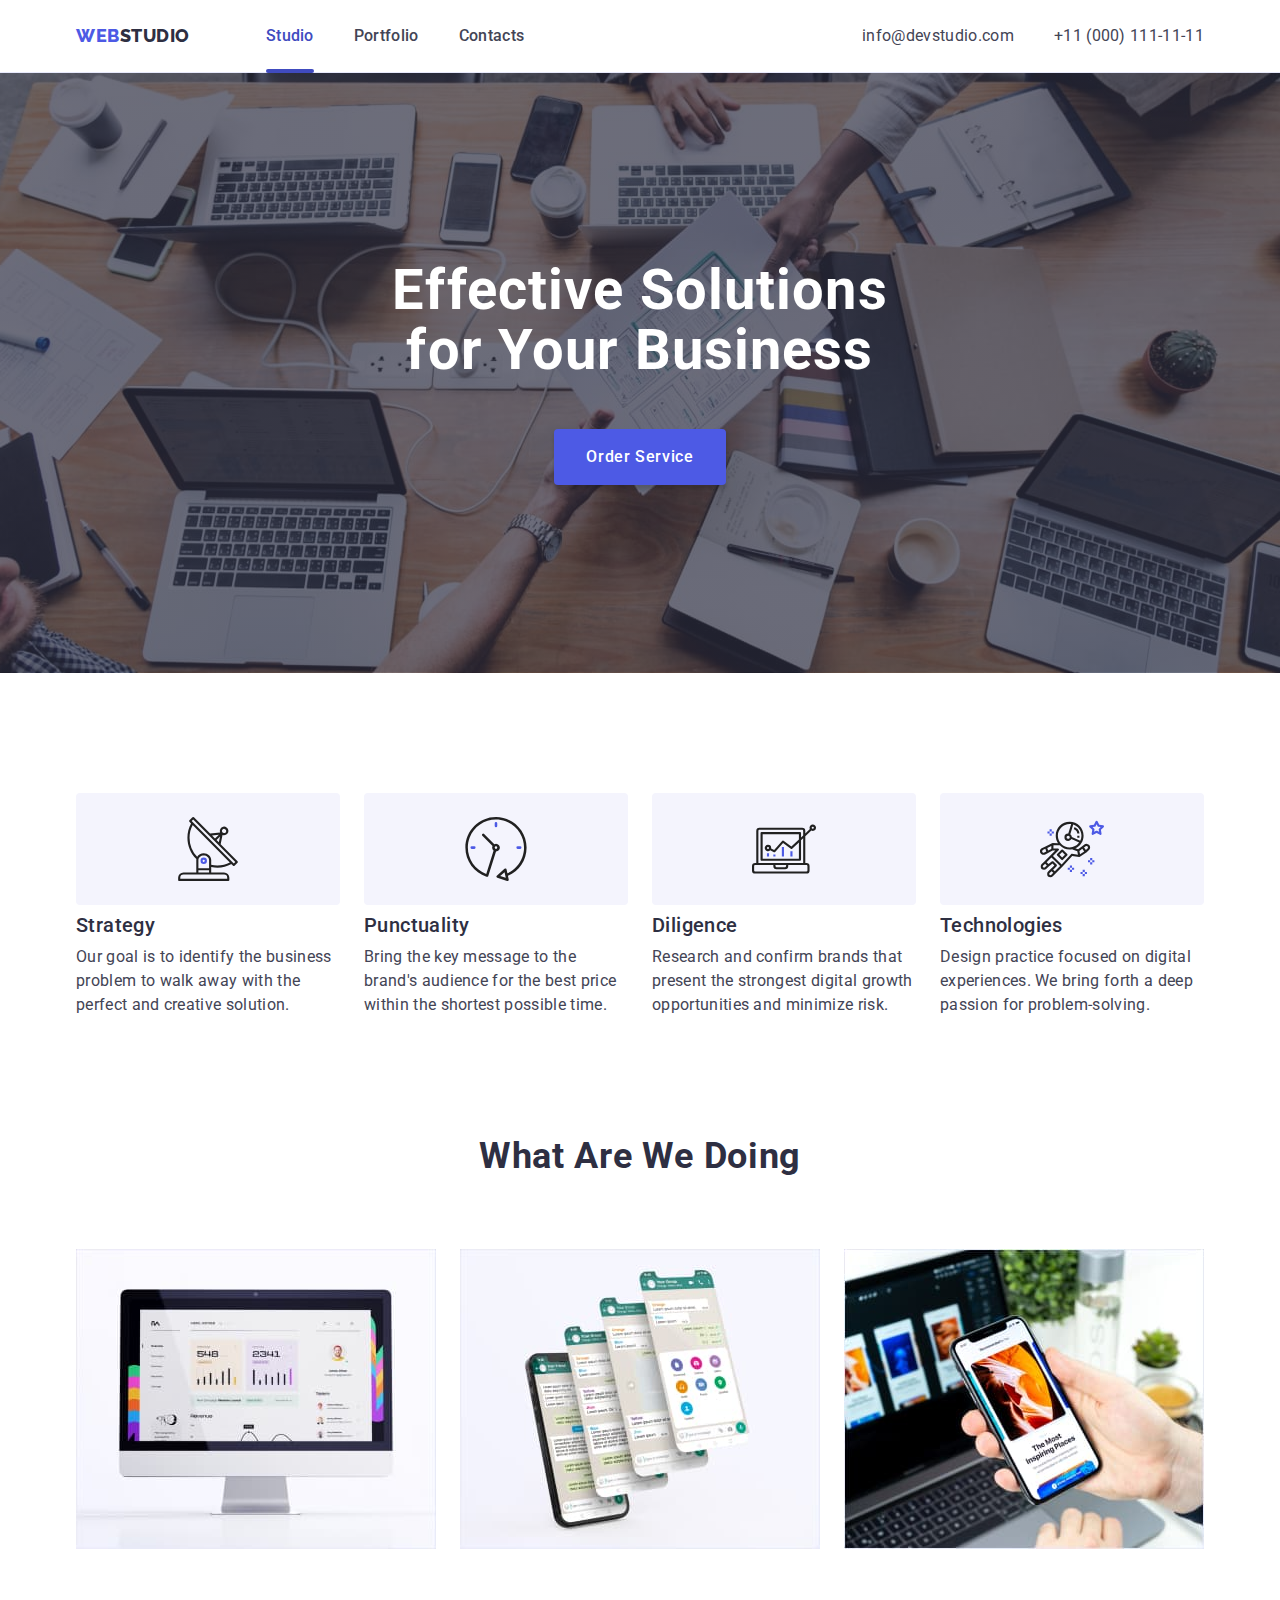
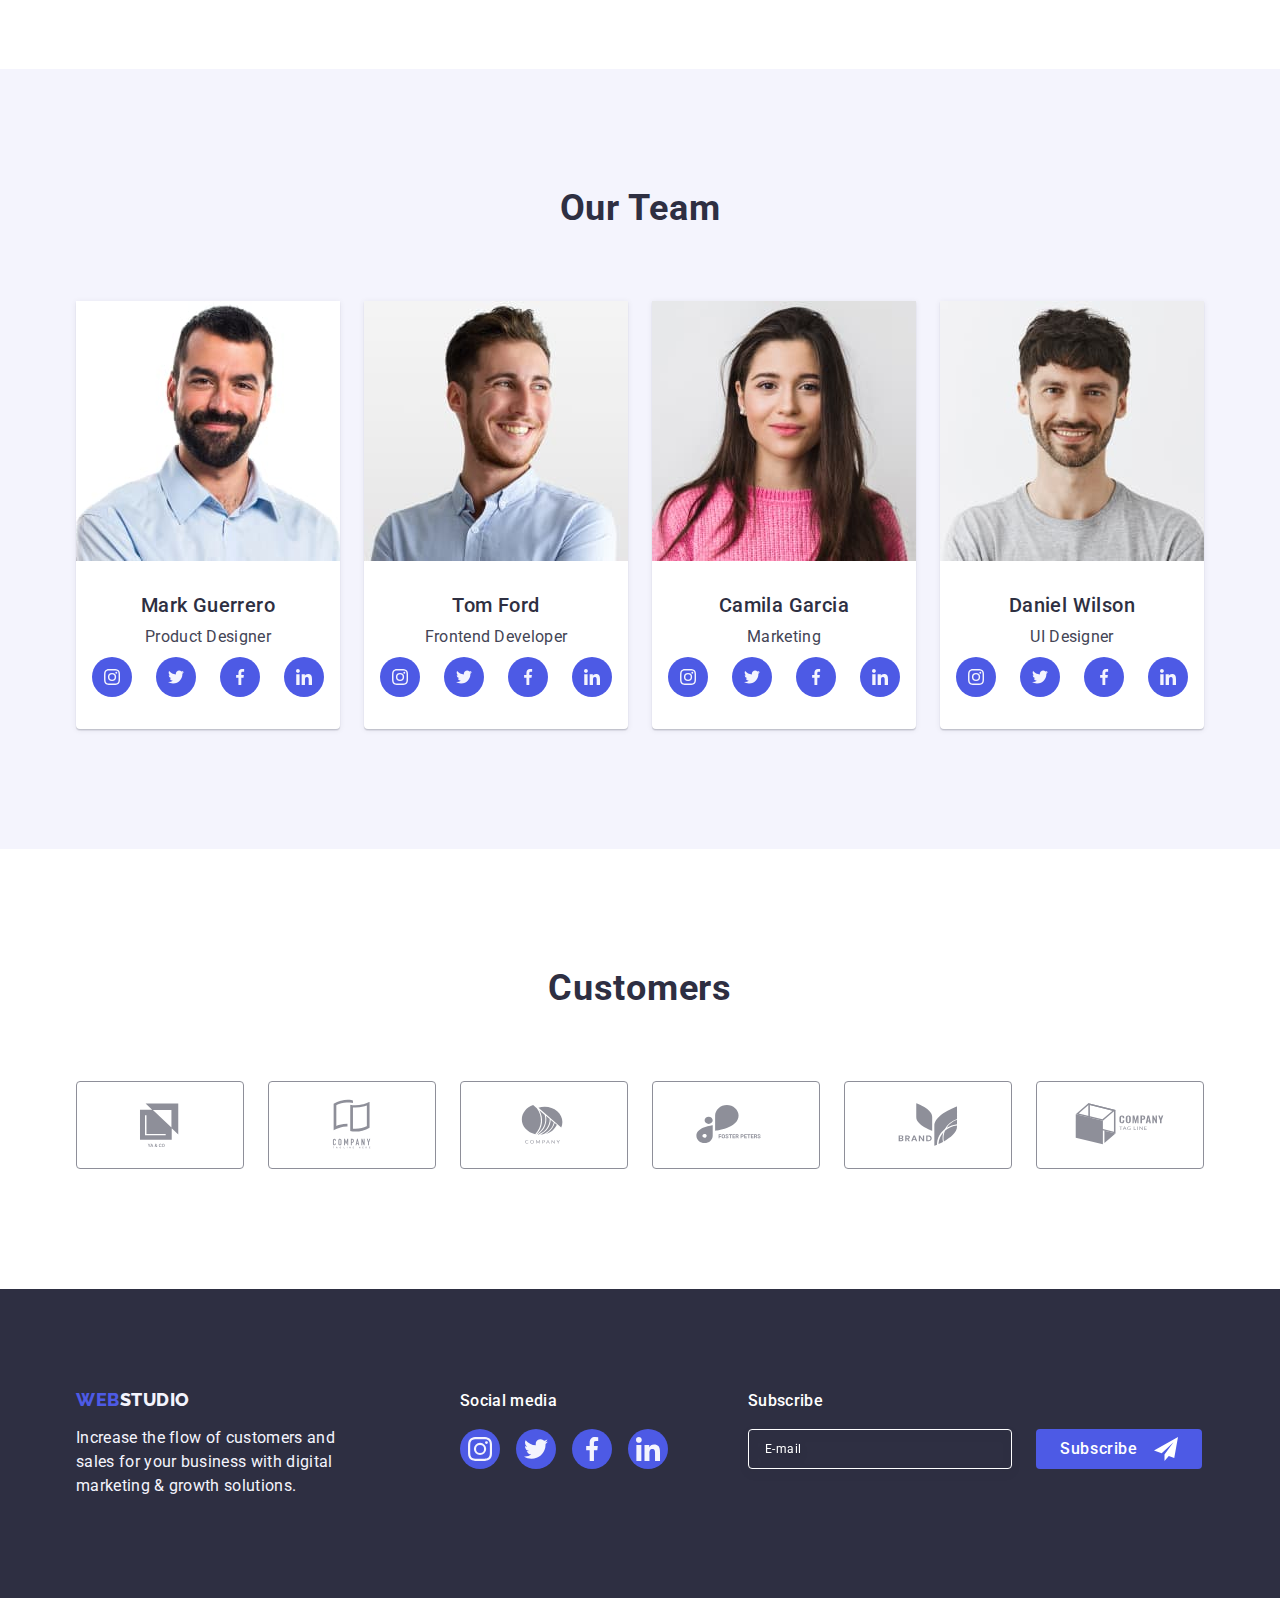
<file: index.html>
<!DOCTYPE html>
<html lang="en">
  <head>
    <meta charset="UTF-8" />
    <meta name="viewport" content="width=device-width, initial-scale=1.0" />
    <title>WebStudio</title>
    <link
      rel="stylesheet"
      href="https://cdn.jsdelivr.net/npm/modern-normalize@2.0.0/modern-normalize.min.css"
    />
    <link rel="preconnect" href="https://fonts.googleapis.com" />
    <link rel="preconnect" href="https://fonts.gstatic.com" crossorigin />
    <link
      href="https://fonts.googleapis.com/css2?family=Raleway:wght@800&family=Roboto:wght@400;500;700&display=swap"
      rel="stylesheet"
    />
    <link
      rel="stylesheet"
      href="https://cdnjs.cloudflare.com/ajax/libs/modern-normalize/2.0.0/modern-normalize.min.css"
      integrity="sha512-4xo8blKMVCiXpTaLzQSLSw3KFOVPWhm/TRtuPVc4WG6kUgjH6J03IBuG7JZPkcWMxJ5huwaBpOpnwYElP/m6wg=="
      crossorigin="anonymous"
      referrerpolicy="no-referrer"
    />
    <link href="./css/styles.css" rel="stylesheet" />
  </head>
  <body>
    <header class="header">
      <div class="header-lo container">
        <nav class="nav">
          <a class="logo link" href="./index.html"
            >Web<span class="logo2">Studio</span></a
          >
          <ul class="list second-list">
            <li>
              <a class="link second-link block" href="./index.html">Studio</a>
            </li>
            <li>
              <a class="link second-link" href="./portfolio.html">Portfolio</a>
            </li>
            <li><a class="link second-link" href="">Contacts</a></li>
          </ul>
        </nav>
        <address class="link-send">
          <ul class="list tel-items">
            <li>
              <a class="link tel-list" href="mailto:info@devstudio.com"
                >info@devstudio.com</a
              >
            </li>
            <li>
              <a class="link tel-list" href="tel:+110001111111"
                >+11 (000) 111-11-11</a
              >
            </li>
          </ul>
        </address>
      </div>
    </header>

    <main>
      <section class="main-screen hero">
        <div class="container genneral-screen">
          <h1 class="genneral">Effective Solutions for Your Business</h1>
          <button class="genneral-button" type="button" data-modal-open>
            Order Service
          </button>
        </div>
      </section>

      <section class="two-section">
        <div class="container">
          <h2 class="visually" style="display: none">Benefits</h2>
          <ul class="list two-list">
            <li class="items-two">
              <div class="company_info">
                <svg
                  class="company_icon"
                  aria-label="antenna"
                  width="64"
                  height="64"
                >
                  <use href="./images/icons.svg#icon-antenna"></use>
                </svg>
              </div>
              <h3 class="title-item">Strategy</h3>
              <p class="title-article">
                Our goal is to identify the business problem to walk away with
                the perfect and creative solution.
              </p>
            </li>
            <li class="items-two">
              <div class="company_info">
                <svg
                  class="company_icon"
                  aria-label="clock"
                  width="64"
                  height="64"
                >
                  <use href="./images/icons.svg#icon-clock"></use>
                </svg>
              </div>
              <h3 class="title-item">Punctuality</h3>
              <p class="title-article">
                Bring the key message to the brand's audience for the best price
                within the shortest possible time.
              </p>
            </li>
            <li class="items-two">
              <div class="company_info">
                <svg
                  class="company_icon"
                  aria-label="diagram"
                  width="64"
                  height="64"
                >
                  <use href="./images/icons.svg#icon-diagram"></use>
                </svg>
              </div>
              <h3 class="title-item">Diligence</h3>
              <p class="title-article">
                Research and confirm brands that present the strongest digital
                growth opportunities and minimize risk.
              </p>
            </li>
            <li class="items-two">
              <div class="company_info">
                <svg
                  class="company_icon"
                  aria-label="astronaut"
                  width="64"
                  height="64"
                >
                  <use href="./images/icons.svg#icon-astronaut"></use>
                </svg>
              </div>
              <h3 class="title-item">Technologies</h3>
              <p class="title-article">
                Design practice focused on digital experiences. We bring forth a
                deep passion for problem-solving.
              </p>
            </li>
          </ul>
        </div>
      </section>

      <section class="three-section">
        <div class="container container-tittle">
          <h2 class="mini-title">What Are We Doing</h2>
          <ul class="list list-three">
            <li class="list-three-item">
              <img src="./images/rectangle1.jpg" alt="monitor" width="360" />
            </li>
            <li class="list-three-item">
              <img src="./images/rectangle2.jpg" alt="phone" width="360" />
            </li>
            <li class="list-three-item">
              <img
                src="./images/rectangle3.jpg"
                alt="applicetion"
                width="360"
              />
            </li>
          </ul>
        </div>
      </section>

      <section class="team">
        <div class="container container-tittle">
          <h2 class="mini-title">Our Team</h2>
          <ul class="list list-four">
            <li class="mini-list">
              <img
                src="./images/rectangle4.jpg"
                alt="Mark Guerrero"
                width="264"
              />
              <div class="team-container">
                <h3 class="our-people">Mark Guerrero</h3>
                <p class="hwo-they">Product Designer</p>

                <ul class="team-icons list">
                  <li class="footer-team-item">
                    <a href="" class="footer-team-link">
                      <svg
                        class="footer__icon"
                        aria-label="icon-instagram"
                        width="16"
                        height="16"
                      >
                        <use href="./images/icons.svg#icon-instagram"></use>
                      </svg>
                    </a>
                  </li>

                  <li class="footer-team-item">
                    <a href="" class="footer-team-link">
                      <svg
                        class="footer__icon"
                        aria-label="icon-twitter"
                        width="16"
                        height="16"
                      >
                        <use href="./images/icons.svg#icon-twitter"></use>
                      </svg>
                    </a>
                  </li>

                  <li class="footer-team-item">
                    <a href="" class="footer-team-link">
                      <svg
                        class="footer__icon"
                        aria-label="icon-facebook"
                        width="16"
                        height="16"
                      >
                        <use href="./images/icons.svg#icon-facebook"></use>
                      </svg>
                    </a>
                  </li>

                  <li class="footer-team-item">
                    <a href="" class="footer-team-link">
                      <svg
                        class="footer__icon"
                        aria-label="icon-linkedin"
                        width="16"
                        height="16"
                      >
                        <use href="./images/icons.svg#icon-linkedin"></use>
                      </svg>
                    </a>
                  </li>
                </ul>
              </div>
            </li>
            <li class="mini-list">
              <img src="./images/rectangle5.jpg" alt="Tom Ford" width="264" />
              <div class="team-container">
                <h3 class="our-people">Tom Ford</h3>
                <p class="hwo-they">Frontend Developer</p>

                <ul class="team-icons list">
                  <li class="footer-team-item">
                    <a href="" class="footer-team-link">
                      <svg
                        class="footer__icon"
                        aria-label="icon-instagram"
                        width="16"
                        height="16"
                      >
                        <use href="./images/icons.svg#icon-instagram"></use>
                      </svg>
                    </a>
                  </li>

                  <li class="footer-team-item">
                    <a href="" class="footer-team-link">
                      <svg
                        class="footer__icon"
                        aria-label="icon-twitter"
                        width="16"
                        height="16"
                      >
                        <use href="./images/icons.svg#icon-twitter"></use>
                      </svg>
                    </a>
                  </li>

                  <li class="footer-team-item">
                    <a href="" class="footer-team-link">
                      <svg
                        class="footer__icon"
                        aria-label="icon-facebook"
                        width="16"
                        height="16"
                      >
                        <use href="./images/icons.svg#icon-facebook"></use>
                      </svg>
                    </a>
                  </li>

                  <li class="footer-team-item">
                    <a href="" class="footer-team-link">
                      <svg
                        class="footer__icon"
                        aria-label="icon-linkedin"
                        width="16"
                        height="16"
                      >
                        <use href="./images/icons.svg#icon-linkedin"></use>
                      </svg>
                    </a>
                  </li>
                </ul>
              </div>
            </li>
            <li class="mini-list">
              <img
                src="./images/rectangle6.jpg"
                alt="Camila Garcia"
                width="264"
              />
              <div class="team-container">
                <h3 class="our-people">Camila Garcia</h3>
                <p class="hwo-they">Marketing</p>

                <ul class="team-icons list">
                  <li class="footer-team-item">
                    <a href="" class="footer-team-link">
                      <svg
                        class="footer__icon"
                        aria-label="icon-instagram"
                        width="16"
                        height="16"
                      >
                        <use href="./images/icons.svg#icon-instagram"></use>
                      </svg>
                    </a>
                  </li>

                  <li class="footer-team-item">
                    <a href="" class="footer-team-link">
                      <svg
                        class="footer__icon"
                        aria-label="icon-twitter"
                        width="16"
                        height="16"
                      >
                        <use href="./images/icons.svg#icon-twitter"></use>
                      </svg>
                    </a>
                  </li>

                  <li class="footer-team-item">
                    <a href="" class="footer-team-link">
                      <svg
                        class="footer__icon"
                        aria-label="icon-facebook"
                        width="16"
                        height="16"
                      >
                        <use href="./images/icons.svg#icon-facebook"></use>
                      </svg>
                    </a>
                  </li>

                  <li class="footer-team-item">
                    <a href="" class="footer-team-link">
                      <svg
                        class="footer__icon"
                        aria-label="icon-linkedin"
                        width="16"
                        height="16"
                      >
                        <use href="./images/icons.svg#icon-linkedin"></use>
                      </svg>
                    </a>
                  </li>
                </ul>
              </div>
            </li>
            <li class="mini-list">
              <img
                src="./images/rectangle7.jpg"
                alt="Daniel Wilson"
                width="264"
              />
              <div class="team-container">
                <h3 class="our-people">Daniel Wilson</h3>
                <p class="hwo-they">UI Designer</p>

                <ul class="team-icons list">
                  <li class="footer-team-item">
                    <a href="" class="footer-team-link">
                      <svg
                        class="footer__icon"
                        aria-label="icon-instagram"
                        width="16"
                        height="16"
                      >
                        <use href="./images/icons.svg#icon-instagram"></use>
                      </svg>
                    </a>
                  </li>

                  <li class="footer-team-item">
                    <a href="" class="footer-team-link">
                      <svg
                        class="footer__icon"
                        aria-label="icon-twitter"
                        width="16"
                        height="16"
                      >
                        <use href="./images/icons.svg#icon-twitter"></use>
                      </svg>
                    </a>
                  </li>

                  <li class="footer-team-item">
                    <a href="" class="footer-team-link">
                      <svg
                        class="footer__icon"
                        aria-label="icon-facebook"
                        width="16"
                        height="16"
                      >
                        <use href="./images/icons.svg#icon-facebook"></use>
                      </svg>
                    </a>
                  </li>

                  <li class="footer-team-item">
                    <a href="" class="footer-team-link">
                      <svg
                        class="footer__icon"
                        aria-label="icon-linkedin"
                        width="16"
                        height="16"
                      >
                        <use href="./images/icons.svg#icon-linkedin"></use>
                      </svg>
                    </a>
                  </li>
                </ul>
              </div>
            </li>
          </ul>
        </div>
      </section>
      <section class="customers">
        <div class="container">
          <h2 class="customers-title">Customers</h2>
          <ul class="customers-list list">
            <li class="customers-item">
              <a href="" class="customers-link"
                ><svg
                  class="customers-icon"
                  aria-label="customers-logo-1"
                  width="104"
                  height="56"
                >
                  <use href="./images/icons.svg#customers-logo-1"></use>
                </svg>
              </a>
            </li>

            <li class="customers-item">
              <a href="" class="customers-link"
                ><svg
                  class="customers-icon"
                  aria-label="customers-logo-2"
                  width="104"
                  height="56"
                >
                  <use href="./images/icons.svg#customers-logo-2"></use>
                </svg>
              </a>
            </li>

            <li class="customers-item">
              <a href="" class="customers-link"
                ><svg
                  class="customers-icon"
                  aria-label="customers-logo-3"
                  width="104"
                  height="56"
                >
                  <use href="./images/icons.svg#customers-logo-3"></use>
                </svg>
              </a>
            </li>

            <li class="customers-item">
              <a href="" class="customers-link"
                ><svg
                  class="customers-icon"
                  aria-label="customers-logo-4"
                  width="104"
                  height="56"
                >
                  <use href="./images/icons.svg#customers-logo-4"></use>
                </svg>
              </a>
            </li>

            <li class="customers-item">
              <a href="" class="customers-link"
                ><svg
                  class="customers-icon"
                  aria-label="customers-logo-5"
                  width="104"
                  height="56"
                >
                  <use href="./images/icons.svg#customers-logo-5"></use>
                </svg>
              </a>
            </li>

            <li class="customers-item">
              <a href="" class="customers-link"
                ><svg
                  class="customers-icon"
                  aria-label="customers-logo-6"
                  width="104"
                  height="56"
                >
                  <use href="./images/icons.svg#customers-logo-6"></use>
                </svg>
              </a>
            </li>
          </ul>
        </div>
      </section>
    </main>

    <footer class="footer">
      <div class="container container-tittle footer-container">
        <div class="foot-info">
          <a class="link footer-logo" href="./index.html"
            >Web<span class="logo-text footer-logo-text">Studio</span></a
          >
          <p class="info">
            Increase the flow of customers and sales for your business with
            digital marketing & growth solutions.
          </p>
        </div>

        <div class="footer-wrapper">
          <p class="footer-text">Social media</p>
          <ul class="footer-list">
            <li class="footer-icon-item">
              <a href="" class="footer-icon-link">
                <svg
                  class="footer-icon"
                  aria-label="icon-instagram"
                  width="24"
                  height="24"
                >
                  <use href="./images/icons.svg#icon-instagram"></use>
                </svg>
              </a>
            </li>
            <li class="footer-icon-item">
              <a href="" class="footer-icon-link">
                <svg
                  class="footer-icon"
                  aria-label="icon-twitter"
                  width="24"
                  height="24"
                >
                  <use href="./images/icons.svg#icon-twitter"></use>
                </svg>
              </a>
            </li>
            <li class="footer-icon-item">
              <a href="" class="footer-icon-link">
                <svg
                  class="footer-icon"
                  aria-label="icon-facebook"
                  width="24"
                  height="24"
                >
                  <use href="./images/icons.svg#icon-facebook"></use>
                </svg>
              </a>
            </li>
            <li class="footer-icon-item">
              <a href="" class="footer-icon-link">
                <svg
                  class="footer-icon"
                  aria-label="icon-linkedin"
                  width="24"
                  height="24"
                >
                  <use href="./images/icons.svg#icon-linkedin"></use>
                </svg>
              </a>
            </li>
          </ul>
        </div>
        <div class="footer-subscribe-wrapper">
          <p class="footer-subscribe-text">Subscribe</p>
          <form class="footer-subscribe-form">
            <label class="footer-subscribe-label">
              <input
                class="subscribe-input"
                type="email"
                name="email-field"
                placeholder="E-mail"
              />
            </label>
            <button
              type="submit"
              name="email-subscribe-button"
              class="subscribe-button"
            >
              Subscribe
              <svg
                class="subscribe-icon"
                aria-label="icon-send"
                width="24"
                height="24"
              >
                <use href="./images/icons.svg#icon-send"></use>
              </svg>
            </button>
          </form>
        </div>
      </div>
    </footer>

    <div class="backdrop is-hidden" data-modal>
      <div class="modal">
        <button class="modal-close" type="button" data-modal-close>
          <svg
            class="modal-icon-close"
            aria-label="icon-modal-close"
            width="8"
            height="8"
          >
            <use href="./images/icons.svg#icon-modal-close"></use>
          </svg>
        </button>

        <!--Modal content-->
        <p class="modal-title">Leave your contacts and we will call you back</p>

        <form class="form">
          <div class="modal-wrapper">
            <label class="form-label" for="user-name">Name</label>
            <div class="modal-table">
              <input
                class="form-input"
                type="text"
                name="user-name"
                id="user-name"
              />
              <svg
                class="modal-icon"
                aria-label="icon-person"
                width="18"
                height="24"
              >
                <use href="./images/icons.svg#icon-person"></use>
              </svg>
            </div>
          </div>

          <div class="modal-wrapper">
            <label class="form-label" for="phone-number">Phone</label>
            <div class="modal-table">
              <input
                class="form-input"
                type="text"
                name="phone-number"
                id="phone-number"
              />
              <svg
                class="modal-icon"
                aria-label="icon-phone"
                width="18"
                height="24"
              >
                <use href="./images/icons.svg#icon-phone"></use>
              </svg>
            </div>
          </div>

          <div class="modal-wrapper">
            <label class="form-label" for="user-email">Email</label>
            <div class="modal-table">
              <input
                class="form-input"
                type="text"
                name="user-email"
                id="user-email"
              />
              <svg
                class="modal-icon"
                aria-label="icon-email"
                width="18"
                height="24"
              >
                <use href="./images/icons.svg#icon-email"></use>
              </svg>
            </div>
          </div>

          <div class="text-wrapper-field">
            <label class="form-label" for="user-comment">Comment</label>
            <textarea
              class="text-field"
              name="user-comment"
              id="user-comment"
              placeholder="Text input"
            ></textarea>
          </div>

          <div class="modal-check-wrapper">
            <input
              class="modal-check visually visually-hidden"
              type="checkbox"
              name="user-privacy"
              id="user-privacy"
              value="true"
            /><label class="modal-check-text" for="user-privacy">
              <span class="modal-check-box">
                <svg
                  class="modal-icon-check"
                  aria-label="icon-check-white"
                  width="10"
                  height="8"
                >
                  <use href="./images/icons.svg#icon-check-white"></use>
                </svg> </span
              >I accept the terms and conditions of the
              <a class="modal-link-text" href="">Privacy Policy</a></label
            >
          </div>

          <button class="modal-button-submit" type="submit">Send</button>
        </form>
      </div>
    </div>

    <script src="./js/modal.js"></script>
  </body>
</html>
</file>
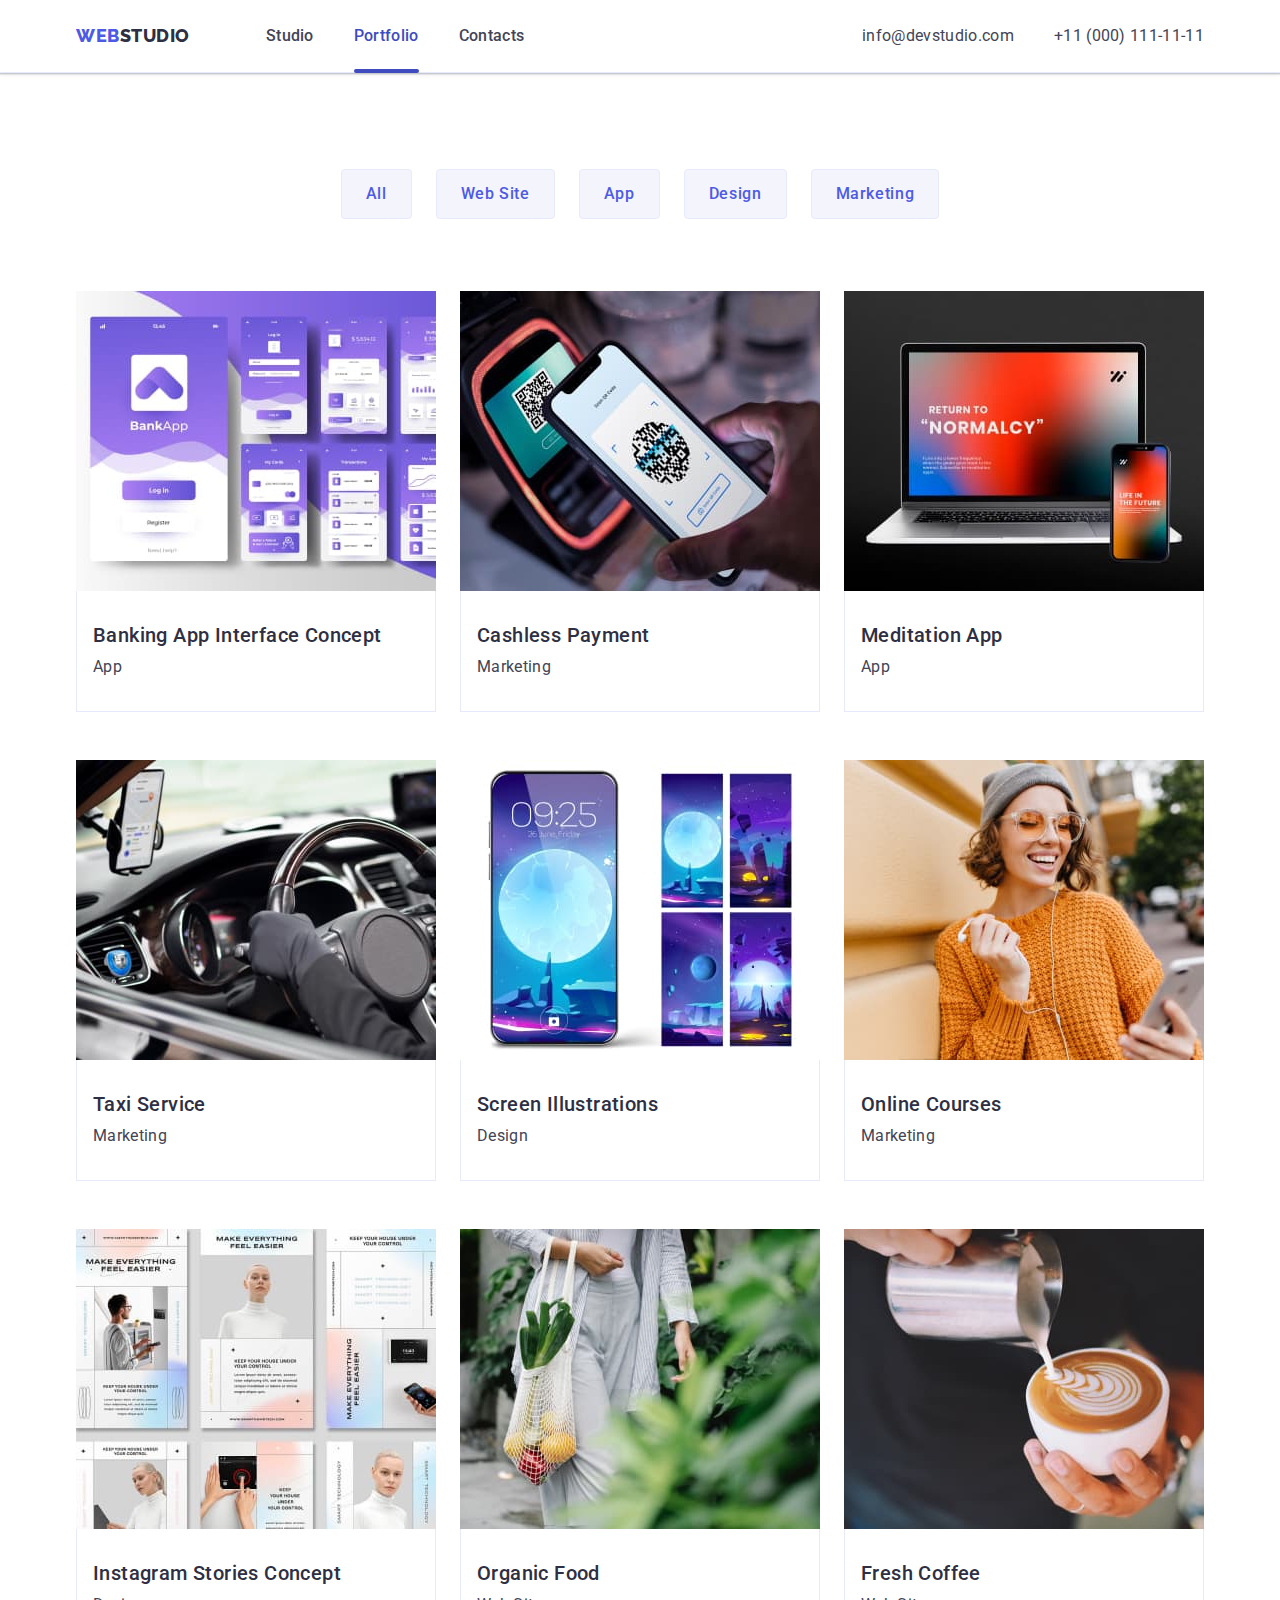
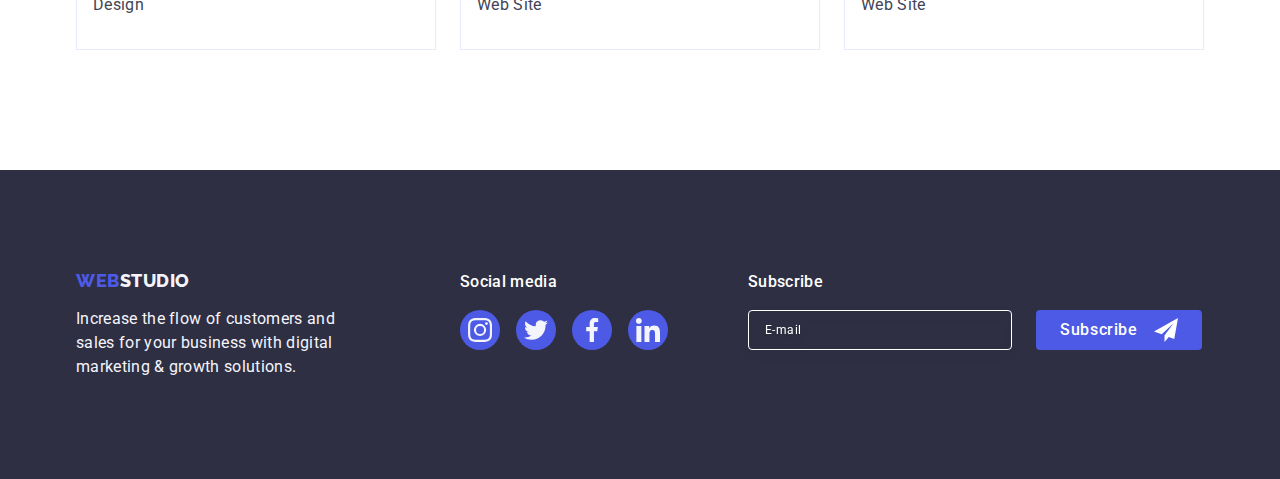
<file: portfolio.html>
<!DOCTYPE html>
<html lang="en">
  <head>
    <meta charset="UTF-8" />
    <meta name="viewport" content="width=device-width, initial-scale=1.0" />
    <title>WebStudio</title>
    <link
      rel="stylesheet"
      href="https://cdn.jsdelivr.net/npm/modern-normalize@2.0.0/modern-normalize.min.css"
    />

    <link rel="preconnect" href="https://fonts.googleapis.com" />
    <link rel="preconnect" href="https://fonts.gstatic.com" crossorigin />
    <link
      href="https://fonts.googleapis.com/css2?family=Raleway:wght@800&family=Roboto:wght@400;500;700&display=swap"
      rel="stylesheet"
    />
    <link
      rel="stylesheet"
      href="https://cdnjs.cloudflare.com/ajax/libs/modern-normalize/2.0.0/modern-normalize.min.css"
      integrity="sha512-4xo8blKMVCiXpTaLzQSLSw3KFOVPWhm/TRtuPVc4WG6kUgjH6J03IBuG7JZPkcWMxJ5huwaBpOpnwYElP/m6wg=="
      crossorigin="anonymous"
      referrerpolicy="no-referrer"
    />
    <link href="./css/styles.css" rel="stylesheet" />
  </head>
  <body>
    <header class="header">
      <div class="header-lo container">
        <nav class="nav">
          <a class="logo link" href="./index.html"
            >Web<span class="logo2">Studio</span></a
          >
          <ul class="list second-list">
            <li>
              <a class="link second-link" href="./index.html">Studio</a>
            </li>
            <li>
              <a class="link second-link block" href="./portfolio.html"
                >Portfolio</a
              >
            </li>
            <li><a class="link second-link" href="">Contacts</a></li>
          </ul>
        </nav>
        <address class="link-send">
          <ul class="list tel-items">
            <li>
              <a class="link tel-list" href="mailto:info@devstudio.com"
                >info@devstudio.com</a
              >
            </li>
            <li>
              <a class="link tel-list" href="tel:+110001111111"
                >+11 (000) 111-11-11</a
              >
            </li>
          </ul>
        </address>
      </div>
    </header>

    <main class="main-two">
      <section class="section-main">
        <div class="container container-tittle">
          <h1 class="visually" style="display: none">Menu</h1>
          <ul class="list btn-menu">
            <li>
              <button class="menu" type="button">All</button>
            </li>

            <li>
              <button class="menu" type="button">Web Site</button>
            </li>

            <li>
              <button class="menu" type="button">App</button>
            </li>

            <li>
              <button class="menu" type="button">Design</button>
            </li>

            <li>
              <button class="menu" type="button">Marketing</button>
            </li>
          </ul>

          <ul class="list card">
            <li class="items-card">
              <a class="card-link link" href=""
                ><div class="overley-wrapper">
                  <img
                    src="./images/img1.jpg"
                    alt="Banking App Interface Concept"
                    width="360"
                  />
                  <p class="overley-text">
                    14 Stylish and User-Friendly App Design Concepts · Task
                    Manager App · Calorie Tracker App · Exotic Fruit Ecommerce
                    App · Cloud Storage App
                  </p>
                </div>
                <div class="card-info">
                  <h2 class="our-company">Banking App Interface Concept</h2>
                  <p class="hwo-product">App</p>
                </div></a
              >
            </li>

            <li class="items-card">
              <a class="card-link link" href=""
                ><div class="overley-wrapper">
                  <img
                    src="./images/img2.jpg"
                    alt="Banking App Interface Concept"
                    width="360"
                  />
                  <p class="overley-text">
                    14 Stylish and User-Friendly App Design Concepts · Task
                    Manager App · Calorie Tracker App · Exotic Fruit Ecommerce
                    App · Cloud Storage App
                  </p>
                </div>
                <div class="card-info">
                  <h2 class="our-company">Cashless Payment</h2>
                  <p class="hwo-product">Marketing</p>
                </div></a
              >
            </li>

            <li class="items-card">
              <a class="card-link link" href=""
                ><div class="overley-wrapper">
                  <img
                    src="./images/img3.jpg"
                    alt="Banking App Interface Concept"
                    width="360"
                  />
                  <p class="overley-text">
                    14 Stylish and User-Friendly App Design Concepts · Task
                    Manager App · Calorie Tracker App · Exotic Fruit Ecommerce
                    App · Cloud Storage App
                  </p>
                </div>
                <div class="card-info">
                  <h2 class="our-company">Meditation App</h2>
                  <p class="hwo-product">App</p>
                </div></a
              >
            </li>

            <li class="items-card">
              <a class="card-link link" href=""
                ><div class="overley-wrapper">
                  <img
                    src="./images/img4.jpg"
                    alt="Banking App Interface Concept"
                    width="360"
                  />
                  <p class="overley-text">
                    14 Stylish and User-Friendly App Design Concepts · Task
                    Manager App · Calorie Tracker App · Exotic Fruit Ecommerce
                    App · Cloud Storage App
                  </p>
                </div>
                <div class="card-info">
                  <h2 class="our-company">Taxi Service</h2>
                  <p class="hwo-product">Marketing</p>
                </div></a
              >
            </li>

            <li class="items-card">
              <a class="card-link link" href=""
                ><div class="overley-wrapper">
                  <img
                    src="./images/img5.jpg"
                    alt="Banking App Interface Concept"
                    width="360"
                  />
                  <p class="overley-text">
                    14 Stylish and User-Friendly App Design Concepts · Task
                    Manager App · Calorie Tracker App · Exotic Fruit Ecommerce
                    App · Cloud Storage App
                  </p>
                </div>
                <div class="card-info">
                  <h2 class="our-company">Screen Illustrations</h2>
                  <p class="hwo-product">Design</p>
                </div></a
              >
            </li>

            <li class="items-card">
              <a class="card-link link" href=""
                ><div class="overley-wrapper">
                  <img
                    src="./images/img6.jpg"
                    alt="Banking App Interface Concept"
                    width="360"
                  />
                  <p class="overley-text">
                    14 Stylish and User-Friendly App Design Concepts · Task
                    Manager App · Calorie Tracker App · Exotic Fruit Ecommerce
                    App · Cloud Storage App
                  </p>
                </div>
                <div class="card-info">
                  <h2 class="our-company">Online Courses</h2>
                  <p class="hwo-product">Marketing</p>
                </div></a
              >
            </li>

            <li class="items-card">
              <a class="card-link link" href=""
                ><div class="overley-wrapper">
                  <img
                    src="./images/img7.jpg"
                    alt="Banking App Interface Concept"
                    width="360"
                  />
                  <p class="overley-text">
                    14 Stylish and User-Friendly App Design Concepts · Task
                    Manager App · Calorie Tracker App · Exotic Fruit Ecommerce
                    App · Cloud Storage App
                  </p>
                </div>
                <div class="card-info">
                  <h2 class="our-company">Instagram Stories Concept</h2>
                  <p class="hwo-product">Design</p>
                </div></a
              >
            </li>

            <li class="items-card">
              <a class="card-link link" href=""
                ><div class="overley-wrapper">
                  <img
                    src="./images/img8.jpg"
                    alt="Banking App Interface Concept"
                    width="360"
                  />
                  <p class="overley-text">
                    14 Stylish and User-Friendly App Design Concepts · Task
                    Manager App · Calorie Tracker App · Exotic Fruit Ecommerce
                    App · Cloud Storage App
                  </p>
                </div>
                <div class="card-info">
                  <h2 class="our-company">Organic Food</h2>
                  <p class="hwo-product">Web Site</p>
                </div></a
              >
            </li>

            <li class="items-card">
              <a class="card-link link" href=""
                ><div class="overley-wrapper">
                  <img
                    src="./images/img9.jpg"
                    alt="Banking App Interface Concept"
                    width="360"
                  />
                  <p class="overley-text">
                    14 Stylish and User-Friendly App Design Concepts · Task
                    Manager App · Calorie Tracker App · Exotic Fruit Ecommerce
                    App · Cloud Storage App
                  </p>
                </div>
                <div class="card-info">
                  <h2 class="our-company">Fresh Coffee</h2>
                  <p class="hwo-product">Web Site</p>
                </div></a
              >
            </li>
          </ul>
        </div>
      </section>
    </main>

    <footer class="footer">
      <div class="container container-tittle footer-container">
        <div class="foot-info">
          <a class="link footer-logo" href="./index.html"
            >Web<span class="logo-text footer-logo-text">Studio</span></a
          >
          <p class="info">
            Increase the flow of customers and sales for your business with
            digital marketing & growth solutions.
          </p>
        </div>

        <div class="footer-wrapper">
          <p class="footer-text">Social media</p>
          <ul class="footer-list">
            <li class="footer-icon-item">
              <a href="" class="footer-icon-link">
                <svg
                  class="footer-icon"
                  aria-label="icon-instagram"
                  width="24"
                  height="24"
                >
                  <use href="./images/icons.svg#icon-instagram"></use>
                </svg>
              </a>
            </li>
            <li class="footer-icon-item">
              <a href="" class="footer-icon-link">
                <svg
                  class="footer-icon"
                  aria-label="icon-twitter"
                  width="24"
                  height="24"
                >
                  <use href="./images/icons.svg#icon-twitter"></use>
                </svg>
              </a>
            </li>
            <li class="footer-icon-item">
              <a href="" class="footer-icon-link">
                <svg
                  class="footer-icon"
                  aria-label="icon-facebook"
                  width="24"
                  height="24"
                >
                  <use href="./images/icons.svg#icon-facebook"></use>
                </svg>
              </a>
            </li>
            <li class="footer-icon-item">
              <a href="" class="footer-icon-link">
                <svg
                  class="footer-icon"
                  aria-label="icon-linkedin"
                  width="24"
                  height="24"
                >
                  <use href="./images/icons.svg#icon-linkedin"></use>
                </svg>
              </a>
            </li>
          </ul>
        </div>
        <div class="footer-subscribe-wrapper">
          <p class="footer-subscribe-text">Subscribe</p>
          <form class="footer-subscribe-form">
            <label class="footer-subscribe-label">
              <input
                class="subscribe-input"
                type="email"
                name="email-field"
                placeholder="E-mail"
              />
            </label>
            <button
              type="submit"
              name="email-subscribe-button"
              class="subscribe-button"
            >
              Subscribe
              <svg
                class="subscribe-icon"
                aria-label="icon-send"
                width="24"
                height="24"
              >
                <use href="./images/icons.svg#icon-send"></use>
              </svg>
            </button>
          </form>
        </div>
      </div>
    </footer>
  </body>
</html>
</file>
<file: css/styles.css>
:root {
  --logo-color: #4d5ae5;
  --litext-color: #434455;
}

img {
  display: block;
}

body {
  color: #434455;
  background-color: #ffffff;
  font-family: 'Roboto', sans-serif;
  font-size: 16px;
  font-weight: 500;
  font-style: normal;
  text-transform: none;
  text-decoration: none;
}

/* Глобальне скидання стилів */
h1,
h2,
h3,
h4,
h5,
h6,
p {
  margin-top: 0;
  margin-bottom: 0;
}
ul {
  margin-top: 0;
  margin-bottom: 0;
  padding-left: 0;
}

.second-link {
  color: #2e2f42;
  font-weight: 500;
  font-size: 16px;
  line-height: 1.5;
  padding-top: 24px;
  padding-bottom: 24px;
  position: relative;
  display: block;
  transition: color 250ms cubic-bezier(0.4, 0, 0.2, 1);
}

.second-link.block {
  color: #404bbf;
}

.second-link.block::after {
  content: '';
  display: block;
  width: 100%;
  height: 4px;
  border-radius: 2px;
  background-color: #404bbf;
  position: absolute;
  bottom: -1px;
  left: 0;
}

.second-link:hover,
.second-link:focus {
  color: #404bbf;
}

.items-two {
  width: calc((100% - 72px) / 4);
}

.tel-items {
  display: flex;
  gap: 40px;
}

.tel-link:last-child {
  margin-right: 0;
}

.header {
  border-bottom: 1px solid #e7e9fc;
  box-shadow: 0px 2px 1px rgba(46, 47, 66, 0.08),
    0px 1px 1px rgba(46, 47, 66, 0.16), 0px 1px 6px rgba(46, 47, 66, 0.08);
}

.header-lo {
  display: flex;
  justify-content: space-between;
}

.nav {
  display: flex;
  font-family: 'Roboto';
  align-items: center;
}

.container {
  width: 1158px;
  margin: 0 auto;
  padding: 0 15px;
}

.container-tittle {
  width: 1158px;
  margin: 0 auto;
  padding: 0 15px;
  display: block;
}

.footer-container {
  display: flex;
  align-items: baseline;
}

.foot-info {
  display: block;
  margin-right: 120px;
}

nav > .link {
  color: var(--logo-color);
  font-family: 'Raleway', sans-serif;
  font-size: 18px;
  text-transform: uppercase;
  font-weight: 800;
  letter-spacing: 0.03em;
  line-height: 1.17;
  margin-right: 76px;
}

li > .link {
  color: var(--litext-color);
  font-weight: 400;
  line-height: 1.5;
  letter-spacing: 0.02em;
}

ul > .link {
  color: var(--litext-color);
  font-style: normal;
}

nav .list .link {
  text-decoration: none;
  font-style: normal;
  font-weight: 500;
  line-height: 1.5;
  letter-spacing: 0.02em;
}

.link-send {
  font-family: 'Roboto';
  font-size: 16px;
  font-style: normal;
  font-weight: 400;
  letter-spacing: 0.32px;
  margin-left: auto;
}

.tel-list {
  font-weight: 400;
  font-size: 16px;
  line-height: 1.5;
  display: inline-block;
  padding-top: 24px;
  padding-bottom: 24px;
  transition: color 250ms cubic-bezier(0.4, 0, 0.2, 1);
}

.tel-list:last-child {
  margin-right: 0;
}

ul > .link:hover,
ul > .link:focus {
  color: #404bbf;
}

li > .link:hover,
li > .link:focus {
  color: #404bbf;
}

.logo {
  color: var(--logo-color);
  font-family: 'Raleway', sans-serif;
  font-weight: 800;
  font-size: 18px;
  line-height: 1.17;
  letter-spacing: 0.03em;
  text-transform: uppercase;
  display: inline-block;
  margin-right: 76px;
}

.logo2 {
  color: #2e2f42;
  line-height: 1.6;
}

ul,
ol {
  list-style-type: none;
}

.list {
  list-style: none;
  color: #4f5543;
}

.second-list:last-child {
  margin-right: 0;
}

.second-list {
  display: flex;
  gap: 40px;
}

.link {
  text-decoration: none;
}

.main-screen {
  background-color: #2e2f42;
  padding: 188px 0;
}

.hero {
  margin: 0 auto;
  max-width: 1440px;
  background-position: center;
  background-repeat: no-repeat;
  background-size: cover;
  background-image: linear-gradient(
      rgba(46, 47, 66, 0.7),
      rgba(46, 47, 66, 0.7)
    ),
    url(../images/code1.jpg);
}

.genneral {
  color: #ffffff;
  font-size: 56px;
  line-height: 1.07;
  text-align: center;
  letter-spacing: 0.02em;
  max-width: 496px;
  margin: 0 auto;
  margin-bottom: 48px;
}

.genneral-button {
  background-color: var(--logo-color);
  color: #ffffff;
  font-family: 'Roboto', sans-serif;
  font-weight: 500;
  font-size: 16px;
  line-height: 1.5;
  letter-spacing: 0.04em;
  cursor: pointer;
  border-radius: 4px;
  padding: 16px 32px 16px 32px;
  border: none;
  box-shadow: 0px 4px 4px 0px rgba(0, 0, 0, 0.15);
  display: block;
  margin: 0 auto;
  min-width: 169px;
  transition: background-color 250ms cubic-bezier(0.4, 0, 0.2, 1);
}

.genneral-screen {
  display: block;
}

.genneral-button:hover,
.genneral-button:focus {
  background-color: #404bbf;
  cursor: pointer;
}

.list .mini-list {
  background-color: #ffffff;
  color: #434455;
}

.title-item {
  color: #2e2f42;
  font-size: 20px;
  font-style: normal;
  font-weight: 500;
  line-height: 1.2;
  letter-spacing: 0.02em;
  margin-bottom: 8px;
  margin-bottom: 8px;
}

.three-section {
  padding-bottom: 120px;
}

.list-three {
  display: flex;
  gap: 24px;
}

.list-three-item {
  width: calc((100% - 48px) / 3);
}

.two-section {
  padding: 120px 0;
}

.two-list {
  display: flex;
  gap: 24px;
}

.company_info {
  display: flex;
  align-items: center;
  justify-content: center;
  height: 112px;
  border-radius: 4px;
  background-color: #f4f4fd;
  margin-bottom: 8px;
}

.two-list:last-child {
  margin-right: 0;
}

.visually {
  position: absolute;
  width: 1px;
  height: 1px;
  margin: -1px;
  border: 0;
  padding: 0;
  white-space: nowrap;
  clip-path: inset(100%);
  clip: rect(0 0 0 0);
  overflow: hidden;
}

.btn-menu {
  display: flex;
  gap: 24px;
  justify-content: center;
  margin-bottom: 72px;
}

.title-article {
  color: #434455;
  font-size: 16px;
  font-style: normal;
  font-weight: 400;
  line-height: 1.5;
  letter-spacing: 0.02em;
}

.mini-title {
  color: #2e2f42;
  text-align: center;
  font-size: 36px;
  font-style: normal;
  font-weight: 700;
  line-height: 1.11;
  letter-spacing: 0.02em;
  text-transform: capitalize;
  margin-bottom: 72px;
}

.team {
  background-color: #f4f4fd;
  padding: 120px 0;
}

.list-four {
  display: flex;
  gap: 24px;
}

.mini-list {
  background-color: #ffffff;
  box-shadow: 0px 2px 1px 0px rgba(46, 47, 66, 0.08),
    0px 1px 1px 0px rgba(46, 47, 66, 0.16),
    0px 1px 6px 0px rgba(46, 47, 66, 0.08);
  border-radius: 0px 0px 4px 4px;
}

.team-container {
  padding: 32px 0;
}

.our-people {
  background-color: #ffffff;
  font-weight: 500;
  font-size: 20px;
  line-height: 1.2;
  letter-spacing: 0.02em;
  text-align: center;
  color: #2e2f42;
  margin-bottom: 8px;
  margin-bottom: 8px;
}

.hwo-they {
  text-align: center;
  font-size: 16px;
  line-height: 1.5;
  letter-spacing: 0.02em;
  font-weight: 400;
  margin-bottom: 8px;
}

.foot {
  background-color: #2e2f42;
  padding: 100px 0;
}

.footer {
  background-color: #2e2f42;
  padding: 100px 0;
}

.footer-logo {
  display: inline-block;
  margin-bottom: 16px;
  color: #4d5ae5;
  font-family: 'Raleway', sans-serif;
  font-size: 18px;
  font-weight: 800;
  line-height: 1.17;
  letter-spacing: 0.03em;
  text-transform: uppercase;
}

footer > .link {
  color: var(--logo-color);
  font-family: 'Raleway', sans-serif;
  text-transform: uppercase;
  text-decoration: none;
  font-size: 18px;
  line-height: 1.17;
  letter-spacing: 0.03em;
  font-weight: 800;
}

.logo-text {
  color: #f4f4fd;
  font-family: 'Raleway', sans-serif;
  text-transform: uppercase;
  text-decoration: none;
  font-size: 18px;
  line-height: 1.17;
  letter-spacing: 0.03em;
  font-weight: 800;
}

.info {
  color: #f4f4fd;
  font-size: 16px;
  font-style: normal;
  font-weight: 400;
  line-height: 1.5;
  letter-spacing: 0.02em;
  max-width: 264px;
}

.menu {
  font-family: 'Roboto', sans-serif;
  color: var(--logo-color);
  background-color: #f4f4fd;
  border: none;
  text-align: center;
  font-size: 16px;
  font-style: normal;
  font-weight: 500;
  line-height: 1.5;
  letter-spacing: 0.04em;
  cursor: pointer;
  padding: 12px 24px;
  border-radius: 4px;
  border: 1px solid #e7e9fc;
  transition: color 250ms cubic-bezier(0.4, 0, 0.2, 1),
    background-color 250ms cubic-bezier(0.4, 0, 0.2, 1),
    border-color 250ms cubic-bezier(0.4, 0, 0.2, 1),
    box-shadow 250ms cubic-bezier(0.4, 0, 0.2, 1);
}

.menu:hover,
.menu:focus {
  color: #ffffff;
  background-color: #404bbf;
  border: 1px solid transparent;
  box-shadow: 0px 3px 1px rgba(0, 0, 0, 0.1), 0px 2px 1px rgba(0, 0, 0, 0.08),
    0px 2px 2px rgba(0, 0, 0, 0.12);
}

.product > li > h3 {
  font-size: 20px;
  font-style: normal;
  font-weight: 500;
  line-height: 1.2;
  letter-spacing: 0.02em;
}

.product > li > p {
  font-size: 16px;
  font-style: normal;
  font-weight: 400;
  line-height: 1.5;
  letter-spacing: 0.02em;
}

.list {
  list-style: none;
}

.link {
  text-decoration: none;
}

.our-company {
  font-size: 20px;
  font-style: normal;
  font-weight: 500;
  line-height: 1.2;
  letter-spacing: 0.02em;
  color: #2e2f42;
  margin-bottom: 8px;
}

.hwo-product {
  font-size: 16px;
  font-style: normal;
  font-weight: 400;
  line-height: 1.5;
  letter-spacing: 0.02em;
  color: #434455;
}

.card {
  display: flex;
  flex-wrap: wrap;
  column-gap: 24px;
  row-gap: 48px;
  margin: 0;
  padding: 0;
}

.items-card {
  width: calc((100% - 48px) / 3);
}

.card-link {
  cursor: pointer;
  display: block;
  transition: box-shadow 250ms cubic-bezier(0.4, 0, 0.2, 1);
}

.card-link:hover,
.card-link:focus {
  box-shadow: 0px 1px 6px rgba(46, 47, 66, 0.08),
    0px 1px 1px rgba(46, 47, 66, 0.16), 0px 2px 1px rgba(46, 47, 66, 0.08);
}

.card-link:hover .overley-text,
.card-link:focus .overley-text {
  transform: translateY(0);
}

.overley-wrapper {
  position: relative;
  overflow: hidden;
}

.overley-text {
  position: absolute;
  top: 0;
  left: 0;
  font-weight: 400;
  font-size: 16px;
  line-height: 1.5;
  padding: 40px 32px;
  width: 100%;
  height: 100%;
  transform: translateY(100%);
  background-color: #4d5ae5;
  transition: transform 250ms cubic-bezier(0.4, 0, 0.2, 1);
  color: #f4f4fd;
}

.card-info {
  padding: 32px 16px;
  border-top: none;
  border-right: 1px solid #e7e9fc;
  border-left: 1px solid #e7e9fc;
  border-bottom: 1px solid #e7e9fc;
}

.section-main {
  padding-top: 96px;
  padding-bottom: 120px;
}

.team-icons {
  display: flex;
  align-items: center;
  justify-content: center;
  gap: 24px;
}

.footer-team-item {
  width: 40px;
  height: 40px;
}

.footer-team-link {
  display: flex;
  align-items: center;
  justify-content: center;
  width: 100%;
  height: 100%;
  background-color: #4d5ae5;
  border-radius: 50%;
  transition: background-color 250ms cubic-bezier(0.4, 0, 0.2, 1);
}

.footer__icon {
  fill: #f4f4fd;
}

.footer-team-link:hover,
.footer-team-link:focus {
  background-color: #404bbf;
}

.team__icon {
  fill: var(--color-cloud);
}

/* Customers section*/
.customers {
  padding: 120px 0;
}

.customers-title {
  color: #2e2f42;
  font-weight: 700;
  font-size: 36px;
  line-height: 1.11;
  text-align: center;
  letter-spacing: 0.02em;
  margin-bottom: 72px;
}

.customers-list {
  display: flex;
  align-items: center;
  justify-content: center;
  gap: 24px;
}

.customers-item {
  width: 168px;
  height: 88px;
}

.customers-link {
  display: flex;
  justify-content: center;
  align-items: center;
  width: 100%;
  height: 100%;
  color: #8e8f99;
  border-radius: 4px;
  border: 1px solid #8e8f99;
  transition: border-color 250ms cubic-bezier(0.4, 0, 0.2, 1),
    color 250ms cubic-bezier(0.4, 0, 0.2, 1);
  fill: currentColor;
}

.customers-link:hover,
.customers-link:focus {
  color: #404bbf;
  border-color: #404bbf;
  fill: #404bbf;
}

.customers-icon:hover,
.customers-icon:focus {
  color: #404bbf;
}

/* Fottor icons*/

.footer-text {
  font-weight: 500;
  font-size: 16px;
  line-height: 1.5;
  color: #ffffff;
  margin-bottom: 16px;
  letter-spacing: 0.02em;
}

.footer-list {
  display: flex;
  align-items: center;
  justify-content: start;
  gap: 16px;
}

.footer-icon-item {
  width: 40px;
  height: 40px;
}

.footer-icon-link {
  display: flex;
  align-items: center;
  justify-content: center;
  border-radius: 50%;
  width: 100%;
  height: 100%;
  background-color: #4d5ae5;
  transition: background-color 250ms cubic-bezier(0.4, 0, 0.2, 1);
}

.footer-icon {
  fill: #f4f4fd;
}

.footer-icon-link:hover,
.footer-icon-link:focus {
  background-color: #31d0aa;
}

.footer-subscribe-wrapper {
  margin-left: 80px;
}

.footer-subscribe-text {
  color: #fff;
  font-size: 16px;
  font-weight: 500;
  line-height: 1.5;
  letter-spacing: 0.32px;
  margin-bottom: 16px;
}

.footer-subscribe-form {
  display: flex;
  gap: 24px;
}

.subscribe-input {
  font-weight: 400;
  font-size: 12px;
  line-height: 1.5;
  letter-spacing: 0.04em;
  color: #ffffff;
  background-color: transparent;
  min-width: 264px;
  min-height: 40px;
  flex-shrink: 0;
  padding-left: 16px;
  border-radius: 4px;
  border: 1px solid #ffffff;
  filter: drop-shadow(0px 4px 4px rgba(0, 0, 0, 0.15));
  outline: none;
}

.subscribe-input::placeholder {
  color: #ffffff;
}

.subscribe-button {
  font-family: 'Roboto', sans-serif;
  font-weight: 500;
  font-size: 16px;
  line-height: 1.5;
  letter-spacing: 0.04em;
  color: #ffffff;
  background-color: #4d5ae5;
  display: flex;
  align-items: center;
  justify-content: center;
  text-align: center;
  height: 40px;
  min-width: 165px;
  padding: 8px 24px;
  border: none;
  border-radius: 4px;
  cursor: pointer;
  transition: background-color 250ms cubic-bezier(0.4, 0, 0.2, 1);
}

.subscribe-button:hover,
.subscribe-button:focus {
  background-color: #404bbf;
}

.subscribe-icon {
  fill: #ffffff;
  margin-left: 16px;
}
/* Modal window*/

.backdrop {
  position: fixed;
  top: 0;
  left: 0;
  width: 100%;
  height: 100%;
  background-color: rgba(46, 47, 66, 0.4);
  transition: opacity 250ms cubic-bezier(0.4, 0, 0.2, 1),
    visibility 250ms cubic-bezier(0.4, 0, 0.2, 1);
}

.backdrop.is-hidden {
  opacity: 0;
  pointer-events: none;
  visibility: hidden;
}

.modal {
  position: absolute;
  top: 50%;
  left: 50%;
  transform: translateX(-50%) translateY(-50%);
  width: 408px;
  min-height: 584px;
  border-radius: 4px;
  box-shadow: 0px 2px 1px 0px rgba(0, 0, 0, 0.2),
    0px 1px 3px 0px rgba(0, 0, 0, 0.12), 0px 1px 1px 0px rgba(0, 0, 0, 0.14);
  background-color: #fcfcfc;
  transition: transform 250ms cubic-bezier(0.4, 0, 0.2, 1);
  padding: 72px 24px 24px 24px;
}

.modal-close {
  padding: 0;
  position: absolute;
  top: 24px;
  right: 24px;
  display: flex;
  justify-content: center;
  align-items: center;
  width: 24px;
  height: 24px;
  border-radius: 50%;
  border: 1px solid rgba(0, 0, 0, 0.1);
  background-color: #e7e9fc;
  transition: background-color 250ms cubic-bezier(0.4, 0, 0.2, 1),
    border 250ms cubic-bezier(0.4, 0, 0.2, 1);
  cursor: pointer;
}

.modal-close:hover,
.modal-close:focus {
  background-color: #404bbf;
  border: none;
  fill: #ffffff;
}

.modal-icon-close {
  fill: black;
  transition: fill 250ms cubic-bezier(0.4, 0, 0.2, 1);
}

.modal-close:hover .modal-icon-close,
.modal-close:focus .modal-icon-close {
  fill: #ffffff;
}

/* Modal content*/

.modal-title {
  color: #2e2f42;
  font-weight: 500;
  font-size: 16px;
  line-height: 1.5;
  letter-spacing: 0.32px;
  text-align: center;
  margin-bottom: 16px;
  display: block;
}

.modal-wrapper {
  margin-bottom: 8px;
}

.form-label {
  color: #8e8f99;
  font-size: 12px;
  line-height: 1.17;
  letter-spacing: 0.04em;
  display: block;
  margin-bottom: 4px;
  font-weight: 400;
}

.modal-table {
  position: relative;
}

.form-input {
  width: 100%;
  height: 40px;
  flex-shrink: 0;
  border-radius: 4px;
  border: 1px solid rgba(46, 47, 66, 0.4);
  background-color: transparent;
  padding-left: 38px;
  outline: transparent;
  transition: border-color 250ms cubic-bezier(0.4, 0, 0.2, 1);
}

.form-input:focus {
  border-color: #4d5ae5;
}

.form-input:focus + .modal-icon {
  fill: #4d5ae5;
}

.modal-icon {
  fill: #2e2f42;
  position: absolute;
  left: 16px;
  top: 50%;
  transform: translateY(-50%);
  transition: fill 250ms cubic-bezier(0.4, 0, 0.2, 1);
}

.text-wrapper-field {
  margin-bottom: 16px;
}

.text-field {
  font-weight: 400;
  font-size: 12px;
  line-height: 1.17;
  letter-spacing: 0.04em;
  width: 100%;
  min-height: 120px;
  padding: 8px 16px;
  flex-shrink: 0;
  border-radius: 4px;
  border: 1px solid rgba(46, 47, 66, 0.4);
  outline: transparent;
  resize: none;
  transition: border-color 250ms cubic-bezier(0.4, 0, 0.2, 1);
  color: rgba(46, 47, 66, 0.4);
  background-color: transparent;
}

.text-field::placeholder {
  color: rgba(46, 47, 66, 0.4);
}

.text-field:focus {
  border-color: #4d5ae5;
}

.modal-check-wrapper {
  margin-bottom: 24px;
}

.modal-check:checked + .modal-check-text .modal-check-box {
  background-color: #404bbf;
  border: none;
  fill: #f4f4fd;
}

.modal-check-text {
  color: #8e8f99;
  font-size: 12px;
  line-height: 1.17;
  letter-spacing: 0.04em;
  font-weight: 400;
}

.modal-check-box {
  width: 16px;
  height: 16px;
  border-radius: 2px;
  border: 1px solid rgba(46, 47, 66, 0.4);
  margin-right: 8px;
  display: inline-flex;
  align-items: center;
  justify-content: center;
  fill: transparent;
  transition: background-color 250ms cubic-bezier(0.4, 0, 0.2, 1),
    border 250ms cubic-bezier(0.4, 0, 0.2, 1),
    fill 250ms cubic-bezier(0.4, 0, 0.2, 1);
}

.modal-link-text {
  margin-left: 4px;
  color: #4d5ae5;
  text-decoration: underline;
  transition: color 250ms cubic-bezier(0.4, 0, 0.2, 1);
}

.modal-link-text:hover,
.modal-link-text:focus {
  color: #404bbf;
}

.modal-button-submit {
  font-family: 'Roboto', sans-serif;
  font-size: 16px;
  font-weight: 500;
  line-height: 1.5;
  letter-spacing: 0.04em;
  min-width: 169px;
  height: 56px;
  border-radius: 4px;
  background-color: #4d5ae5;
  box-shadow: 0px 4px 4px 0px rgba(0, 0, 0, 0.15);
  padding: 16px 32px;
  margin: 0 auto;
  display: block;
  color: #ffffff;
  text-align: center;
  border: none;
  cursor: pointer;
  transition: background-color 250ms cubic-bezier(0.4, 0, 0.2, 1);
}

.modal-button-submit:hover,
.modal-button-submit:focus {
  background-color: #404bbf;
}
</file>
